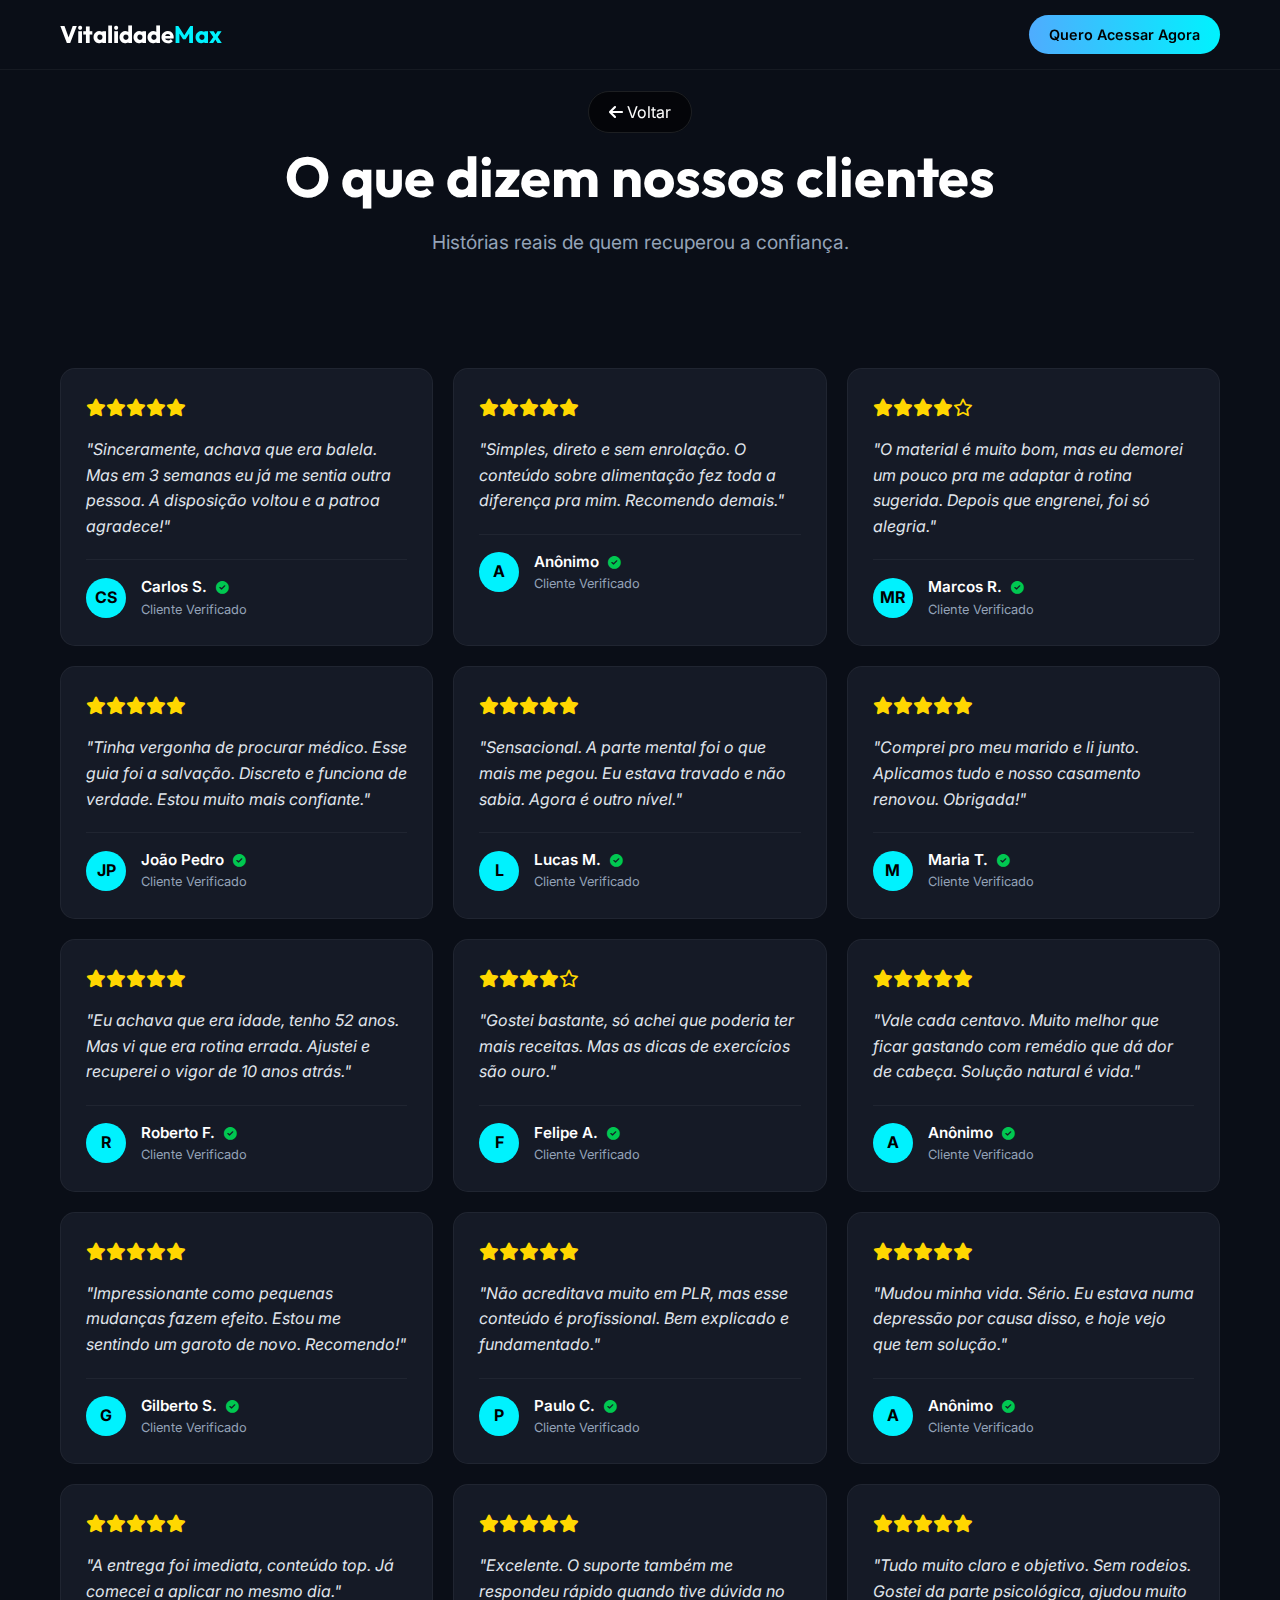
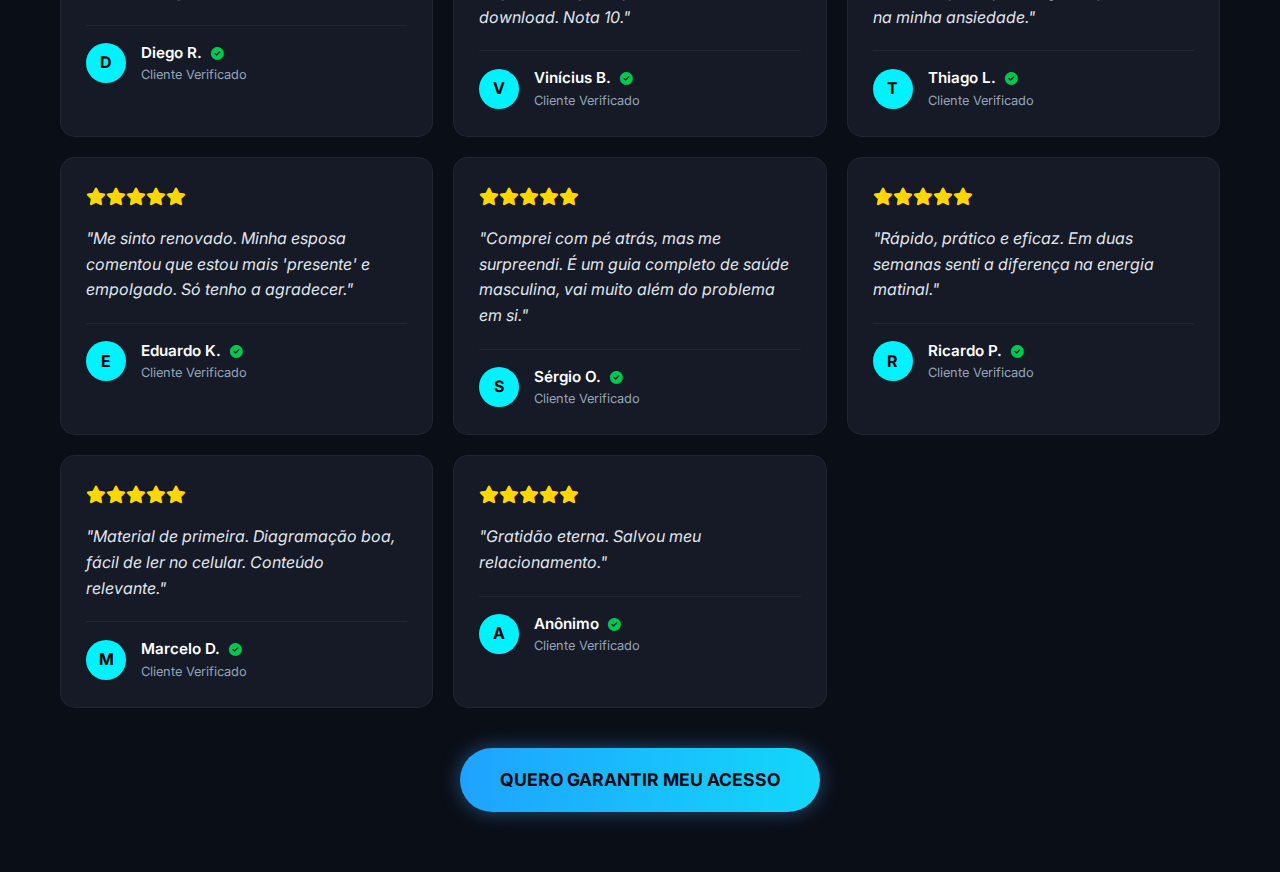
<file: clientes/index.html>
<!DOCTYPE html>
<html lang="pt-BR">

<head>
    <meta charset="UTF-8">
    <meta name="viewport" content="width=device-width, initial-scale=1.0">
    <meta name="description" content="Veja o que nossos clientes estão dizendo.">
    <title>Clientes Satisfeitos | VitalidadeMax</title>
    <link rel="preconnect" href="https://fonts.googleapis.com">
    <link rel="preconnect" href="https://fonts.gstatic.com" crossorigin>
    <link
        href="https://fonts.googleapis.com/css2?family=Inter:wght@300;400;600;700&family=Outfit:wght@300;500;700&display=swap"
        rel="stylesheet">
    <link rel="stylesheet" href="../styles.css">
    <link rel="stylesheet" href="https://cdnjs.cloudflare.com/ajax/libs/font-awesome/6.0.0/css/all.min.css">
    <style>
        /* Specific overrides for this page */
        .reviews-header {
            padding: 40px 0;
            text-align: center;
            background: linear-gradient(to bottom, rgba(10, 14, 23, 0.9), var(--bg-dark));
        }

        .reviews-grid {
            display: grid;
            grid-template-columns: repeat(auto-fill, minmax(300px, 1fr));
            gap: 20px;
            padding: 40px 0;
        }

        .review-card {
            background: var(--bg-card);
            padding: 25px;
            border-radius: 15px;
            border: 1px solid rgba(255, 255, 255, 0.05);
            transition: transform 0.2s;
        }

        .review-card:hover {
            transform: translateY(-5px);
            border-color: var(--secondary-color);
        }

        .stars {
            color: #ffd700;
            margin-bottom: 15px;
            font-size: 1.1rem;
        }

        .client-info {
            display: flex;
            align-items: center;
            gap: 15px;
            margin-top: 20px;
            border-top: 1px solid rgba(255, 255, 255, 0.05);
            padding-top: 15px;
        }

        .avatar-placeholder {
            width: 40px;
            height: 40px;
            background: var(--primary-color);
            color: #000;
            border-radius: 50%;
            display: flex;
            align-items: center;
            justify-content: center;
            font-weight: bold;
        }

        .client-name {
            font-weight: 600;
            font-size: 0.95rem;
            color: #fff;
        }

        .client-status {
            font-size: 0.8rem;
            color: var(--text-muted);
        }

        .verified-badge {
            color: var(--success);
            font-size: 0.8rem;
            margin-left: 5px;
        }

        .back-nav {
            position: fixed;
            top: 20px;
            left: 20px;
            z-index: 100;
        }

        .btn-back {
            background: rgba(0, 0, 0, 0.6);
            backdrop-filter: blur(5px);
            color: #fff;
            padding: 10px 20px;
            border-radius: 30px;
            text-decoration: none;
            border: 1px solid rgba(255, 255, 255, 0.1);
            transition: all 0.3s;
        }

        .btn-back:hover {
            background: var(--primary-color);
            color: #000;
        }

        .review-text {
            font-style: italic;
            color: #e0e6ed;
        }
    </style>
</head>

<body>

    <!-- Header -->
    <header class="glass-header">
        <div class="container header-content">
            <div class="logo">Vitalidade<span class="highlight">Max</span></div>
            <a href="../index.html#checkout" class="cta-button-small">Quero Acessar Agora</a>
        </div>
    </header>

    <div class="reviews-header" style="margin-top: 60px;">
        <div class="container">
            <a href="../index.html" class="btn-back"><i class="fas fa-arrow-left"></i> Voltar</a>
            <h1 style="margin-top: 20px;">O que dizem nossos clientes</h1>
            <p class="hero-sub">Histórias reais de quem recuperou a confiança.</p>
        </div>
    </div>

    <div class="container">
        <div class="reviews-grid">

            <!-- 1. 5 Stars -->
            <div class="review-card">
                <div class="stars"><i class="fas fa-star"></i><i class="fas fa-star"></i><i class="fas fa-star"></i><i
                        class="fas fa-star"></i><i class="fas fa-star"></i></div>
                <p class="review-text">"Sinceramente, achava que era balela. Mas em 3 semanas eu já me sentia outra
                    pessoa. A disposição voltou e a patroa agradece!"</p>
                <div class="client-info">
                    <div class="avatar-placeholder">CS</div>
                    <div>
                        <div class="client-name">Carlos S. <i class="fas fa-check-circle verified-badge"></i></div>
                        <div class="client-status">Cliente Verificado</div>
                    </div>
                </div>
            </div>

            <!-- 2. 5 Stars -->
            <div class="review-card">
                <div class="stars"><i class="fas fa-star"></i><i class="fas fa-star"></i><i class="fas fa-star"></i><i
                        class="fas fa-star"></i><i class="fas fa-star"></i></div>
                <p class="review-text">"Simples, direto e sem enrolação. O conteúdo sobre alimentação fez toda a
                    diferença pra mim. Recomendo demais."</p>
                <div class="client-info">
                    <div class="avatar-placeholder">A</div>
                    <div>
                        <div class="client-name">Anônimo <i class="fas fa-check-circle verified-badge"></i></div>
                        <div class="client-status">Cliente Verificado</div>
                    </div>
                </div>
            </div>

            <!-- 3. 4 Stars -->
            <div class="review-card">
                <div class="stars"><i class="fas fa-star"></i><i class="fas fa-star"></i><i class="fas fa-star"></i><i
                        class="fas fa-star"></i><i class="far fa-star"></i></div>
                <p class="review-text">"O material é muito bom, mas eu demorei um pouco pra me adaptar à rotina
                    sugerida. Depois que engrenei, foi só alegria."</p>
                <div class="client-info">
                    <div class="avatar-placeholder">MR</div>
                    <div>
                        <div class="client-name">Marcos R. <i class="fas fa-check-circle verified-badge"></i></div>
                        <div class="client-status">Cliente Verificado</div>
                    </div>
                </div>
            </div>

            <!-- 4. 5 Stars -->
            <div class="review-card">
                <div class="stars"><i class="fas fa-star"></i><i class="fas fa-star"></i><i class="fas fa-star"></i><i
                        class="fas fa-star"></i><i class="fas fa-star"></i></div>
                <p class="review-text">"Tinha vergonha de procurar médico. Esse guia foi a salvação. Discreto e funciona
                    de verdade. Estou muito mais confiante."</p>
                <div class="client-info">
                    <div class="avatar-placeholder">JP</div>
                    <div>
                        <div class="client-name">João Pedro <i class="fas fa-check-circle verified-badge"></i></div>
                        <div class="client-status">Cliente Verificado</div>
                    </div>
                </div>
            </div>

            <!-- 5. 5 Stars -->
            <div class="review-card">
                <div class="stars"><i class="fas fa-star"></i><i class="fas fa-star"></i><i class="fas fa-star"></i><i
                        class="fas fa-star"></i><i class="fas fa-star"></i></div>
                <p class="review-text">"Sensacional. A parte mental foi o que mais me pegou. Eu estava travado e não
                    sabia. Agora é outro nível."</p>
                <div class="client-info">
                    <div class="avatar-placeholder">L</div>
                    <div>
                        <div class="client-name">Lucas M. <i class="fas fa-check-circle verified-badge"></i></div>
                        <div class="client-status">Cliente Verificado</div>
                    </div>
                </div>
            </div>

            <!-- 6. 5 Stars -->
            <div class="review-card">
                <div class="stars"><i class="fas fa-star"></i><i class="fas fa-star"></i><i class="fas fa-star"></i><i
                        class="fas fa-star"></i><i class="fas fa-star"></i></div>
                <p class="review-text">"Comprei pro meu marido e li junto. Aplicamos tudo e nosso casamento renovou.
                    Obrigada!"</p>
                <div class="client-info">
                    <div class="avatar-placeholder">M</div>
                    <div>
                        <div class="client-name">Maria T. <i class="fas fa-check-circle verified-badge"></i></div>
                        <div class="client-status">Cliente Verificado</div>
                    </div>
                </div>
            </div>

            <!-- 7. 5 Stars -->
            <div class="review-card">
                <div class="stars"><i class="fas fa-star"></i><i class="fas fa-star"></i><i class="fas fa-star"></i><i
                        class="fas fa-star"></i><i class="fas fa-star"></i></div>
                <p class="review-text">"Eu achava que era idade, tenho 52 anos. Mas vi que era rotina errada. Ajustei e
                    recuperei o vigor de 10 anos atrás."</p>
                <div class="client-info">
                    <div class="avatar-placeholder">R</div>
                    <div>
                        <div class="client-name">Roberto F. <i class="fas fa-check-circle verified-badge"></i></div>
                        <div class="client-status">Cliente Verificado</div>
                    </div>
                </div>
            </div>

            <!-- 8. 4 Stars -->
            <div class="review-card">
                <div class="stars"><i class="fas fa-star"></i><i class="fas fa-star"></i><i class="fas fa-star"></i><i
                        class="fas fa-star"></i><i class="far fa-star"></i></div>
                <p class="review-text">"Gostei bastante, só achei que poderia ter mais receitas. Mas as dicas de
                    exercícios são ouro."</p>
                <div class="client-info">
                    <div class="avatar-placeholder">F</div>
                    <div>
                        <div class="client-name">Felipe A. <i class="fas fa-check-circle verified-badge"></i></div>
                        <div class="client-status">Cliente Verificado</div>
                    </div>
                </div>
            </div>

            <!-- 9. 5 Stars -->
            <div class="review-card">
                <div class="stars"><i class="fas fa-star"></i><i class="fas fa-star"></i><i class="fas fa-star"></i><i
                        class="fas fa-star"></i><i class="fas fa-star"></i></div>
                <p class="review-text">"Vale cada centavo. Muito melhor que ficar gastando com remédio que dá dor de
                    cabeça. Solução natural é vida."</p>
                <div class="client-info">
                    <div class="avatar-placeholder">A</div>
                    <div>
                        <div class="client-name">Anônimo <i class="fas fa-check-circle verified-badge"></i></div>
                        <div class="client-status">Cliente Verificado</div>
                    </div>
                </div>
            </div>

            <!-- 10. 5 Stars -->
            <div class="review-card">
                <div class="stars"><i class="fas fa-star"></i><i class="fas fa-star"></i><i class="fas fa-star"></i><i
                        class="fas fa-star"></i><i class="fas fa-star"></i></div>
                <p class="review-text">"Impressionante como pequenas mudanças fazem efeito. Estou me sentindo um garoto
                    de novo. Recomendo!"</p>
                <div class="client-info">
                    <div class="avatar-placeholder">G</div>
                    <div>
                        <div class="client-name">Gilberto S. <i class="fas fa-check-circle verified-badge"></i></div>
                        <div class="client-status">Cliente Verificado</div>
                    </div>
                </div>
            </div>

            <!-- 11. 5 Stars -->
            <div class="review-card">
                <div class="stars"><i class="fas fa-star"></i><i class="fas fa-star"></i><i class="fas fa-star"></i><i
                        class="fas fa-star"></i><i class="fas fa-star"></i></div>
                <p class="review-text">"Não acreditava muito em PLR, mas esse conteúdo é profissional. Bem explicado e
                    fundamentado."</p>
                <div class="client-info">
                    <div class="avatar-placeholder">P</div>
                    <div>
                        <div class="client-name">Paulo C. <i class="fas fa-check-circle verified-badge"></i></div>
                        <div class="client-status">Cliente Verificado</div>
                    </div>
                </div>
            </div>

            <!-- 12. 5 Stars -->
            <div class="review-card">
                <div class="stars"><i class="fas fa-star"></i><i class="fas fa-star"></i><i class="fas fa-star"></i><i
                        class="fas fa-star"></i><i class="fas fa-star"></i></div>
                <p class="review-text">"Mudou minha vida. Sério. Eu estava numa depressão por causa disso, e hoje vejo
                    que tem solução."</p>
                <div class="client-info">
                    <div class="avatar-placeholder">A</div>
                    <div>
                        <div class="client-name">Anônimo <i class="fas fa-check-circle verified-badge"></i></div>
                        <div class="client-status">Cliente Verificado</div>
                    </div>
                </div>
            </div>

            <!-- 13. 5 Stars -->
            <div class="review-card">
                <div class="stars"><i class="fas fa-star"></i><i class="fas fa-star"></i><i class="fas fa-star"></i><i
                        class="fas fa-star"></i><i class="fas fa-star"></i></div>
                <p class="review-text">"A entrega foi imediata, conteúdo top. Já comecei a aplicar no mesmo dia."</p>
                <div class="client-info">
                    <div class="avatar-placeholder">D</div>
                    <div>
                        <div class="client-name">Diego R. <i class="fas fa-check-circle verified-badge"></i></div>
                        <div class="client-status">Cliente Verificado</div>
                    </div>
                </div>
            </div>

            <!-- 14. 5 Stars -->
            <div class="review-card">
                <div class="stars"><i class="fas fa-star"></i><i class="fas fa-star"></i><i class="fas fa-star"></i><i
                        class="fas fa-star"></i><i class="fas fa-star"></i></div>
                <p class="review-text">"Excelente. O suporte também me respondeu rápido quando tive dúvida no download.
                    Nota 10."</p>
                <div class="client-info">
                    <div class="avatar-placeholder">V</div>
                    <div>
                        <div class="client-name">Vinícius B. <i class="fas fa-check-circle verified-badge"></i></div>
                        <div class="client-status">Cliente Verificado</div>
                    </div>
                </div>
            </div>

            <!-- 15. 5 Stars -->
            <div class="review-card">
                <div class="stars"><i class="fas fa-star"></i><i class="fas fa-star"></i><i class="fas fa-star"></i><i
                        class="fas fa-star"></i><i class="fas fa-star"></i></div>
                <p class="review-text">"Tudo muito claro e objetivo. Sem rodeios. Gostei da parte psicológica, ajudou
                    muito na minha ansiedade."</p>
                <div class="client-info">
                    <div class="avatar-placeholder">T</div>
                    <div>
                        <div class="client-name">Thiago L. <i class="fas fa-check-circle verified-badge"></i></div>
                        <div class="client-status">Cliente Verificado</div>
                    </div>
                </div>
            </div>

            <!-- 16. 5 Stars -->
            <div class="review-card">
                <div class="stars"><i class="fas fa-star"></i><i class="fas fa-star"></i><i class="fas fa-star"></i><i
                        class="fas fa-star"></i><i class="fas fa-star"></i></div>
                <p class="review-text">"Me sinto renovado. Minha esposa comentou que estou mais 'presente' e empolgado.
                    Só tenho a agradecer."</p>
                <div class="client-info">
                    <div class="avatar-placeholder">E</div>
                    <div>
                        <div class="client-name">Eduardo K. <i class="fas fa-check-circle verified-badge"></i></div>
                        <div class="client-status">Cliente Verificado</div>
                    </div>
                </div>
            </div>

            <!-- 17. 5 Stars -->
            <div class="review-card">
                <div class="stars"><i class="fas fa-star"></i><i class="fas fa-star"></i><i class="fas fa-star"></i><i
                        class="fas fa-star"></i><i class="fas fa-star"></i></div>
                <p class="review-text">"Comprei com pé atrás, mas me surpreendi. É um guia completo de saúde masculina,
                    vai muito além do problema em si."</p>
                <div class="client-info">
                    <div class="avatar-placeholder">S</div>
                    <div>
                        <div class="client-name">Sérgio O. <i class="fas fa-check-circle verified-badge"></i></div>
                        <div class="client-status">Cliente Verificado</div>
                    </div>
                </div>
            </div>

            <!-- 18. 5 Stars -->
            <div class="review-card">
                <div class="stars"><i class="fas fa-star"></i><i class="fas fa-star"></i><i class="fas fa-star"></i><i
                        class="fas fa-star"></i><i class="fas fa-star"></i></div>
                <p class="review-text">"Rápido, prático e eficaz. Em duas semanas senti a diferença na energia matinal."
                </p>
                <div class="client-info">
                    <div class="avatar-placeholder">R</div>
                    <div>
                        <div class="client-name">Ricardo P. <i class="fas fa-check-circle verified-badge"></i></div>
                        <div class="client-status">Cliente Verificado</div>
                    </div>
                </div>
            </div>

            <!-- 19. 5 Stars -->
            <div class="review-card">
                <div class="stars"><i class="fas fa-star"></i><i class="fas fa-star"></i><i class="fas fa-star"></i><i
                        class="fas fa-star"></i><i class="fas fa-star"></i></div>
                <p class="review-text">"Material de primeira. Diagramação boa, fácil de ler no celular. Conteúdo
                    relevante."</p>
                <div class="client-info">
                    <div class="avatar-placeholder">M</div>
                    <div>
                        <div class="client-name">Marcelo D. <i class="fas fa-check-circle verified-badge"></i></div>
                        <div class="client-status">Cliente Verificado</div>
                    </div>
                </div>
            </div>

            <!-- 20. 5 Stars -->
            <div class="review-card">
                <div class="stars"><i class="fas fa-star"></i><i class="fas fa-star"></i><i class="fas fa-star"></i><i
                        class="fas fa-star"></i><i class="fas fa-star"></i></div>
                <p class="review-text">"Gratidão eterna. Salvou meu relacionamento."</p>
                <div class="client-info">
                    <div class="avatar-placeholder">A</div>
                    <div>
                        <div class="client-name">Anônimo <i class="fas fa-check-circle verified-badge"></i></div>
                        <div class="client-status">Cliente Verificado</div>
                    </div>
                </div>
            </div>

        </div>

        <div class="hero-buttons" style="justify-content: center; padding-bottom: 60px;">
            <a href="../index.html#checkout" class="cta-button pulse">QUERO GARANTIR MEU ACESSO</a>
        </div>
    </div>
</body>

</html>
</file>
<file: styles.css>
:root {
    --primary-color: #00f2fe;
    --secondary-color: #4facfe;
    --accent-color: #7d5fff;
    /* Deep purple/violet */
    --bg-dark: #0a0e17;
    --bg-card: #151a26;
    --text-main: #e0e6ed;
    --text-muted: #94a3b8;
    --success: #00c851;
    --font-heading: 'Outfit', sans-serif;
    --font-body: 'Inter', sans-serif;
}

* {
    margin: 0;
    padding: 0;
    box-sizing: border-box;
}

body {
    background-color: var(--bg-dark);
    color: var(--text-main);
    font-family: var(--font-body);
    line-height: 1.6;
    overflow-x: hidden;
}

h1,
h2,
h3,
.logo {
    font-family: var(--font-heading);
}

.container {
    max-width: 1200px;
    margin: 0 auto;
    padding: 0 20px;
}

/* Header */
.glass-header {
    position: fixed;
    top: 0;
    width: 100%;
    background: rgba(10, 14, 23, 0.85);
    backdrop-filter: blur(10px);
    z-index: 1000;
    padding: 15px 0;
    border-bottom: 1px solid rgba(255, 255, 255, 0.05);
}

.header-content {
    display: flex;
    justify-content: space-between;
    align-items: center;
}

.logo {
    font-size: 1.5rem;
    font-weight: 700;
    color: #fff;
}

.highlight {
    color: var(--primary-color);
}

.cta-button-small {
    background: linear-gradient(90deg, var(--secondary-color), var(--primary-color));
    color: #000;
    padding: 8px 20px;
    border-radius: 50px;
    text-decoration: none;
    font-weight: 600;
    font-size: 0.9rem;
    transition: transform 0.2s;
}

.cta-button-small:hover {
    transform: scale(1.05);
}

/* Hero Section */
.hero {
    position: relative;
    padding: 140px 0 80px;
    min-height: 90vh;
    display: flex;
    align-items: center;
    background-image: url('assets/hero_image.png');
    background-size: cover;
    background-position: center;
    background-repeat: no-repeat;
}

/* Overlay to darken image */
.hero-overlay {
    position: absolute;
    top: 0;
    left: 0;
    width: 100%;
    height: 100%;
    background: linear-gradient(90deg, rgba(10, 14, 23, 0.95) 0%, rgba(10, 14, 23, 0.7) 100%);
    z-index: 1;
}

.hero-container {
    position: relative;
    z-index: 2;
    display: flex;
    align-items: center;
}

.hero-text {
    max-width: 600px;
}

.badge {
    background: rgba(79, 172, 254, 0.2);
    color: var(--secondary-color);
    padding: 5px 12px;
    border-radius: 4px;
    font-size: 0.85rem;
    font-weight: 600;
    text-transform: uppercase;
    letter-spacing: 1px;
    display: inline-block;
    margin-bottom: 20px;
    border: 1px solid rgba(79, 172, 254, 0.3);
}

h1 {
    font-size: 3.5rem;
    line-height: 1.1;
    margin-bottom: 20px;
    color: #fff;
}

.text-gradient {
    background: linear-gradient(to right, var(--secondary-color), var(--primary-color));
    -webkit-background-clip: text;
    background-clip: text;
    -webkit-text-fill-color: transparent;
}

.hero-sub {
    font-size: 1.2rem;
    color: var(--text-muted);
    margin-bottom: 30px;
}

.hero-features {
    display: flex;
    gap: 20px;
    margin-bottom: 40px;
    flex-wrap: wrap;
}

.feature-item {
    display: flex;
    align-items: center;
    gap: 8px;
    font-size: 0.95rem;
    color: #fff;
}

.feature-item i {
    color: var(--success);
}

.cta-button {
    display: inline-block;
    background: linear-gradient(90deg, #1fa2ff, #12d8fa, #a6ffcb);
    /* Fresher gradient */
    background-size: 200% 200%;
    color: #050a10;
    padding: 18px 40px;
    border-radius: 50px;
    text-decoration: none;
    font-weight: 700;
    font-size: 1.1rem;
    text-transform: uppercase;
    box-shadow: 0 0 20px rgba(79, 172, 254, 0.4);
    animation: gradientMove 4s ease infinite;
    border: none;
    cursor: pointer;
}

.pulse {
    animation: pulse-animation 2s infinite;
}

@keyframes pulse-animation {
    0% {
        transform: scale(1);
        box-shadow: 0 0 0 0 rgba(79, 172, 254, 0.7);
    }

    70% {
        transform: scale(1.05);
        box-shadow: 0 0 0 15px rgba(79, 172, 254, 0);
    }

    100% {
        transform: scale(1);
        box-shadow: 0 0 0 0 rgba(79, 172, 254, 0);
    }
}

@keyframes gradientMove {
    0% {
        background-position: 0% 50%;
    }

    50% {
        background-position: 100% 50%;
    }

    100% {
        background-position: 0% 50%;
    }
}

/* Problem Section */
.problem-section {
    padding: 80px 0;
    background: var(--bg-dark);
}

.section-title {
    text-align: center;
    font-size: 2.5rem;
    margin-bottom: 15px;
    color: #fff;
}

.section-desc {
    text-align: center;
    max-width: 700px;
    margin: 0 auto 60px;
    color: var(--text-muted);
    font-size: 1.1rem;
}

.cards-grid {
    display: grid;
    grid-template-columns: repeat(auto-fit, minmax(300px, 1fr));
    gap: 30px;
}

.card {
    background: var(--bg-card);
    padding: 40px 30px;
    border-radius: 20px;
    text-align: center;
    transition: transform 0.3s, border-color 0.3s;
    border: 1px solid rgba(255, 255, 255, 0.05);
    position: relative;
    overflow: hidden;
}

.card:hover {
    transform: translateY(-10px);
    border-color: var(--primary-color);
}

.card::before {
    content: '';
    position: absolute;
    top: 0;
    left: 0;
    width: 100%;
    height: 3px;
    background: linear-gradient(90deg, var(--secondary-color), var(--primary-color));
    transform: scaleX(0);
    transform-origin: left;
    transition: transform 0.3s;
}

.card:hover::before {
    transform: scaleX(1);
}

.card-icon {
    font-size: 2.5rem;
    color: var(--primary-color);
    margin-bottom: 20px;
}

.card h3 {
    margin-bottom: 15px;
    font-size: 1.3rem;
}

.card p {
    color: var(--text-muted);
}

/* Solution Section */
.solution-section {
    padding: 100px 0;
    background: linear-gradient(to bottom, var(--bg-dark), #0f1623);
}

.solution-content {
    display: flex;
    align-items: center;
    gap: 60px;
}

.solution-text {
    flex: 1;
}

.solution-text h2 {
    text-align: left;
}

.benefit-list {
    list-style: none;
    margin-top: 30px;
}

.benefit-list li {
    margin-bottom: 20px;
    display: flex;
    align-items: flex-start;
    gap: 15px;
    font-size: 1.1rem;
    color: var(--text-muted);
}

.benefit-list li strong {
    color: #fff;
}

.benefit-list li i {
    color: var(--primary-color);
    margin-top: 5px;
}

.solution-image {
    flex: 1;
    display: flex;
    justify-content: center;
}

.book-mockup {
    width: 300px;
    height: 400px;
    background: linear-gradient(135deg, #1fa2ff, #12d8fa);
    border-radius: 5px 20px 20px 5px;
    box-shadow:
        10px 10px 30px rgba(0, 0, 0, 0.5),
        2px 0 0 #fff inset,
        /* Page edge */
        inset 10px 0 20px rgba(0, 0, 0, 0.2);
    /* Spine shadow */
    display: flex;
    align-items: center;
    justify-content: center;
    position: relative;
    transform: perspective(1000px) rotateY(-15deg);
    transition: transform 0.5s;
}

.book-mockup:hover {
    transform: perspective(1000px) rotateY(0deg) scale(1.05);
}

.book-cover {
    text-align: center;
    color: #000;
}

.book-cover span {
    display: block;
    font-family: var(--font-heading);
    font-weight: 700;
    font-size: 2rem;
    line-height: 1;
    margin-bottom: 20px;
}

.book-cover i {
    font-size: 3rem;
}

/* Checkout Section */
.checkout-section {
    padding: 80px 0;
    background: var(--bg-dark);
}

.checkout-container {
    max-width: 600px;
    margin: 0 auto;
}

.checkout-header {
    text-align: center;
    margin-bottom: 40px;
}

.price-box {
    margin-top: 20px;
    font-size: 1.5rem;
}

.old-price {
    text-decoration: line-through;
    color: var(--text-muted);
    font-size: 1rem;
    margin-right: 15px;
}

.new-price {
    color: var(--success);
    font-weight: 700;
}

.modern-form {
    background: var(--bg-card);
    padding: 40px;
    border-radius: 20px;
    border: 1px solid rgba(255, 255, 255, 0.05);
    box-shadow: 0 20px 50px rgba(0, 0, 0, 0.3);
}

.form-group {
    margin-bottom: 20px;
}

.form-group label {
    display: block;
    margin-bottom: 8px;
    color: #fff;
    font-weight: 500;
}

.input-wrapper {
    position: relative;
}

.input-wrapper i {
    position: absolute;
    left: 15px;
    top: 50%;
    transform: translateY(-50%);
    color: var(--text-muted);
}

.input-wrapper input {
    width: 100%;
    padding: 15px 15px 15px 45px;
    background: rgba(255, 255, 255, 0.03);
    border: 1px solid rgba(255, 255, 255, 0.1);
    border-radius: 10px;
    color: #fff;
    font-size: 1rem;
    transition: all 0.3s;
}

.input-wrapper input:focus {
    outline: none;
    border-color: var(--primary-color);
    background: rgba(255, 255, 255, 0.05);
    box-shadow: 0 0 0 2px rgba(0, 242, 254, 0.1);
}

.submit-btn {
    width: 100%;
    background: var(--success);
    color: #fff;
    padding: 16px;
    border: none;
    border-radius: 10px;
    font-size: 1.1rem;
    font-weight: 700;
    cursor: pointer;
    display: flex;
    justify-content: center;
    align-items: center;
    gap: 10px;
    transition: background 0.3s;
    margin-top: 10px;
}

.submit-btn:hover {
    background: #00b74a;
}

.security-badges {
    display: flex;
    justify-content: center;
    gap: 20px;
    margin-top: 20px;
    color: var(--text-muted);
    font-size: 0.9rem;
}

/* Modal */
.modal-overlay {
    position: fixed;
    top: 0;
    left: 0;
    width: 100%;
    height: 100%;
    background: rgba(0, 0, 0, 0.8);
    backdrop-filter: blur(5px);
    display: flex;
    justify-content: center;
    align-items: center;
    z-index: 2000;
    opacity: 1;
    transition: opacity 0.3s;
}

.modal-overlay.hidden {
    opacity: 0;
    pointer-events: none;
}

.modal-content {
    background: var(--bg-card);
    padding: 40px;
    border-radius: 20px;
    max-width: 450px;
    width: 90%;
    text-align: center;
    position: relative;
    border: 1px solid rgba(255, 255, 255, 0.1);
    box-shadow: 0 25px 60px rgba(0, 0, 0, 0.5);
}

.close-modal {
    position: absolute;
    top: 15px;
    right: 15px;
    background: none;
    border: none;
    color: var(--text-muted);
    font-size: 1.5rem;
    cursor: pointer;
}

.success-icon {
    font-size: 4rem;
    color: var(--success);
    margin-bottom: 20px;
}

.pix-container {
    margin-top: 30px;
    background: rgba(255, 255, 255, 0.02);
    padding: 20px;
    border-radius: 10px;
}

.pix-qr-placeholder img {
    width: 180px;
    height: 180px;
    border-radius: 10px;
    border: 2px solid #fff;
}

.copy-box {
    display: flex;
    gap: 10px;
    margin-top: 15px;
}

.copy-box input {
    flex: 1;
    background: rgba(0, 0, 0, 0.2);
    border: 1px solid rgba(255, 255, 255, 0.1);
    color: #fff;
    padding: 10px;
    border-radius: 6px;
    font-size: 0.9rem;
}

.copy-box button {
    background: var(--primary-color);
    color: #000;
    border: none;
    padding: 0 15px;
    border-radius: 6px;
    font-weight: 600;
    cursor: pointer;
}

/* Footer */
footer {
    padding: 40px 0;
    text-align: center;
    color: var(--text-muted);
    font-size: 0.9rem;
    border-top: 1px solid rgba(255, 255, 255, 0.05);
}

.disclaimer {
    margin-top: 10px;
    font-size: 0.8rem;
    opacity: 0.6;
}

/* Responsive */
@media (max-width: 768px) {
    h1 {
        font-size: 2.2rem;
    }

    .hero {
        padding-top: 100px;
        text-align: center;
    }

    .hero-features {
        justify-content: center;
    }

    .solution-content {
        flex-direction: column;
    }

    .checkout-section {
        padding: 50px 20px;
    }

    .modern-form {
        padding: 25px;
    }
}

/* Update to Hero Buttons container */
.hero-buttons {
    display: flex;
    gap: 15px;
    flex-wrap: wrap;
}

.cta-button-outline {
    display: inline-block;
    background: rgba(255, 255, 255, 0.05);
    border: 2px solid var(--primary-color);
    color: #fff;
    padding: 16px 35px;
    border-radius: 50px;
    text-decoration: none;
    font-weight: 700;
    font-size: 1rem;
    text-transform: uppercase;
    transition: all 0.3s ease;
    cursor: pointer;
}

.cta-button-outline:hover {
    background: var(--primary-color);
    color: #000;
    box-shadow: 0 0 15px rgba(0, 242, 254, 0.5);
    transform: translateY(-2px);
}

@media (max-width: 768px) {
    .hero-buttons {
        justify-content: center;
        flex-direction: column;
        align-items: center;
    }

    .cta-button,
    .cta-button-outline {
        width: 100%;
        max-width: 300px;
        text-align: center;
    }
}
</file>
